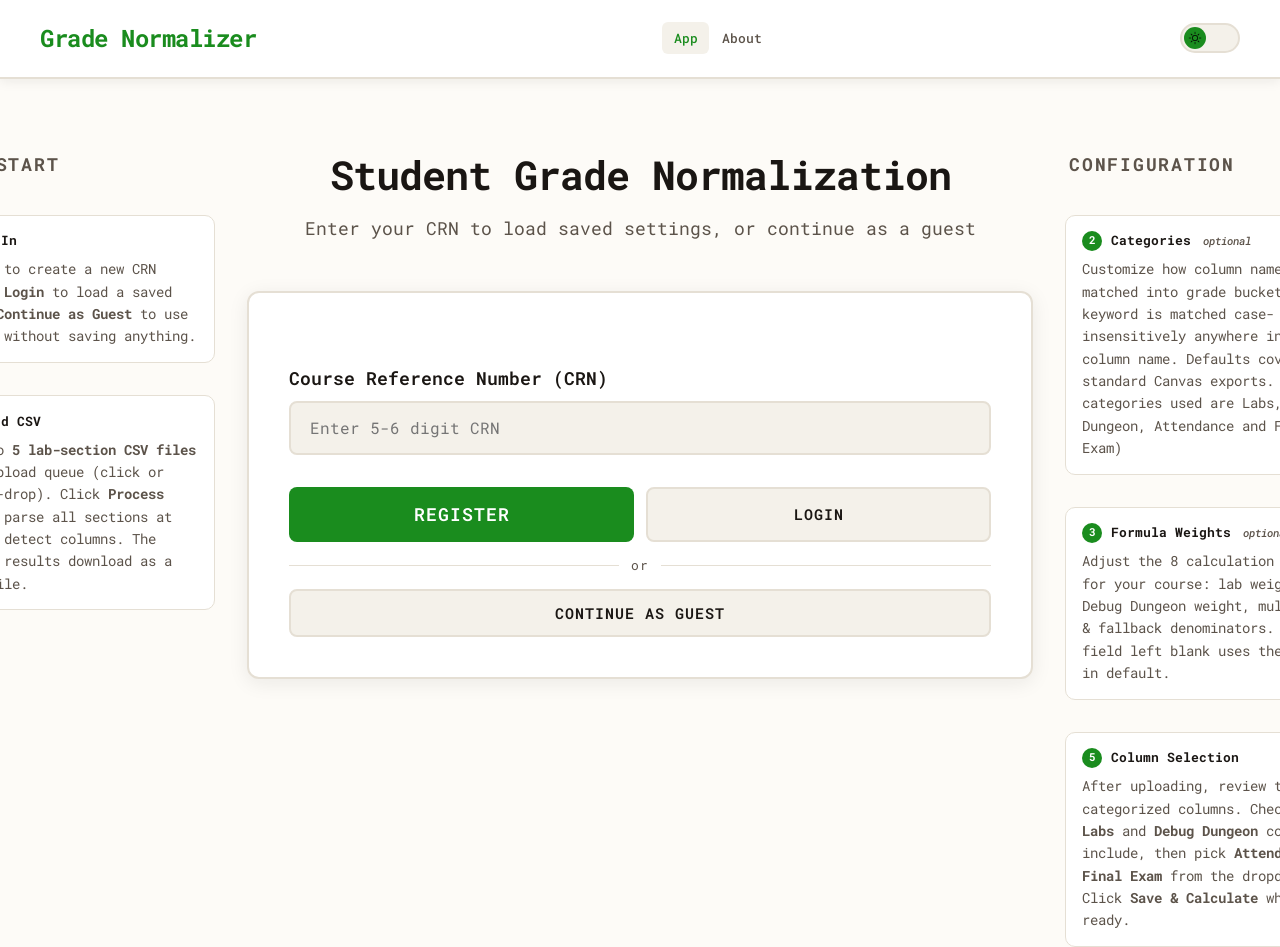
<file: frontend/index.html>
<!doctype html>
<html lang="en">
  <head>
    <meta charset="UTF-8" />
    <meta name="viewport" content="width=device-width, initial-scale=1.0" />
    <title>Grade Normalizer</title>
    <link rel="preconnect" href="https://fonts.googleapis.com" />
    <link rel="preconnect" href="https://fonts.gstatic.com" crossorigin />
    <link
      href="https://fonts.googleapis.com/css2?family=Roboto+Mono:ital,wght@0,100..700;1,100..700&display=swap"
      rel="stylesheet"
    />
    <link rel="stylesheet" href="styles.css" />
  </head>
  <body>
    <nav class="navbar">
      <div class="navbar-content">
        <div class="navbar-brand">Grade Normalizer</div>

        <!-- Collapsible section: hidden on mobile until hamburger is clicked -->
        <div class="navbar-collapse" id="navbarCollapse">
          <nav class="navbar-nav">
            <a href="index.html" class="navbar-link active">App</a>
            <a href="about.html" class="navbar-link">About</a>
          </nav>
          <div class="navbar-user" id="navbarUser">
            <span class="navbar-user-label" id="navbarUserLabel"></span>
            <button class="btn-logout" id="logoutBtn" type="button">
              Sign Out
            </button>
          </div>
        </div>

        <!-- Always visible: theme toggle + hamburger -->
        <div class="navbar-right">
          <div class="theme-toggle" id="themeToggle">
            <div class="theme-toggle-slider">
              <img
                src="./assets/lightmode.png"
                alt="Light mode"
                id="themeIcon"
              />
            </div>
          </div>
          <button
            class="navbar-hamburger"
            id="navbarHamburger"
            aria-label="Toggle navigation"
            aria-expanded="false"
          >
            <span></span>
            <span></span>
            <span></span>
          </button>
        </div>
      </div>
    </nav>

    <div class="page-layout">
      <!-- ── Left guide panel ─────────────────────────────────────────── -->
      <aside class="guide-panel guide-panel--left">
        <p class="guide-panel-title">Quick Start</p>

        <div class="guide-step">
          <div class="guide-step-header">
            <span class="guide-step-number">1</span>
            <h3 class="guide-step-title">Sign In</h3>
          </div>
          <p class="guide-step-body">
            <strong>Register</strong> to create a new CRN profile,
            <strong>Login</strong> to load a saved one, or
            <strong>Continue as Guest</strong> to use the tool without saving
            anything.
          </p>
        </div>

        <div class="guide-step">
          <div class="guide-step-header">
            <span class="guide-step-number">4</span>
            <h3 class="guide-step-title">Upload CSV</h3>
          </div>
          <p class="guide-step-body">
            Add up to <strong>5 lab-section CSV files</strong> to the upload
            queue (click or drag-and-drop). Click
            <strong>Process Files</strong> to parse all sections at once and
            detect columns. The combined results download as a single file.
          </p>
        </div>
      </aside>

      <div class="container">
        <div class="header">
          <h1>Student Grade Normalization</h1>
          <p>Enter your CRN to load saved settings, or continue as a guest</p>
        </div>

        <div class="card">
          <div id="crnSection">
            <div class="form-group">
              <label class="form-label" for="crnInput"
                >Course Reference Number (CRN)</label
              >
              <input
                type="text"
                id="crnInput"
                class="form-input"
                placeholder="Enter 5-6 digit CRN"
                maxlength="6"
                pattern="[0-9]*"
              />
            </div>
            <div class="action-row" style="margin-top: 0">
              <button class="btn btn-primary" id="registerCrn" type="button">
                Register
              </button>
              <button class="btn btn-secondary" id="loginCrn" type="button">
                Login
              </button>
            </div>
            <div class="crn-or-divider">or</div>
            <button
              class="btn btn-secondary"
              id="continueAsGuest"
              type="button"
            >
              Continue as Guest
            </button>
            <div id="crnMessage"></div>
          </div>

          <div class="upload-section" id="uploadSection">
            <!-- Shown only in guest mode -->
            <div
              id="guestBanner"
              style="
                display: none;
                background: var(--bg-secondary);
                border: 1px solid var(--border);
                border-radius: 6px;
                padding: 0.65rem 1rem;
                margin-bottom: 1.25rem;
                display: none;
                align-items: center;
                gap: 0.75rem;
                margin-top: 15px;
              "
            >
              <span style="font-weight: 600; font-size: 0.9rem"
                >Guest Mode</span
              >
              <span style="font-size: 0.85rem; color: var(--text-secondary)"
                >Your preferences, categories, and formula settings will not be
                saved.</span
              >
            </div>

            <div id="categoryConfig">
              <div class="form-group">
                <div
                  style="
                    display: flex;
                    justify-content: space-between;
                    align-items: center;
                  "
                >
                  <label class="form-label"
                    >Configure Categories (Optional)</label
                  >
                  <button class="btn-link" id="toggleCategories" type="button">
                    <span id="toggleText">Show</span> ▼
                  </button>
                </div>
                <p
                  style="
                    color: var(--text-secondary);
                    font-size: 0.9rem;
                    margin-top: 0.5rem;
                  "
                >
                  Customize how your CSV columns are categorized
                </p>
                <p class="hint">
                  Keywords are case-insensitive and matched anywhere in column
                  names
                </p>
              </div>

              <div id="categoryEditor" style="display: none">
                <div id="categoryList"></div>
                <button
                  class="btn-secondary"
                  id="addCategory"
                  style="margin-top: 1rem"
                  type="button"
                >
                  + Add Custom Category
                </button>
                <button
                  class="btn btn-primary"
                  id="saveCategories"
                  style="margin-top: 1rem"
                  type="button"
                >
                  Save Categories
                </button>
                <div id="categoryMessage"></div>
              </div>
            </div>

            <div id="formulaConfig">
              <div class="form-group">
                <div
                  style="
                    display: flex;
                    justify-content: space-between;
                    align-items: center;
                  "
                >
                  <label class="form-label"
                    >Configure Formula Weights (Optional)</label
                  >
                  <button class="btn-link" id="toggleFormula" type="button">
                    <span id="toggleFormulaText">Show</span> ▼
                  </button>
                </div>
                <p
                  style="
                    color: var(--text-secondary);
                    font-size: 0.9rem;
                    margin-top: 0.5rem;
                  "
                >
                  Customize grade calculation weights for your course. Leave any
                  field blank to use the default value.
                </p>
              </div>
              <div id="formulaEditor" style="display: none">
                <div class="column-choice-grid">
                  <div class="column-choice">
                    <label class="form-label" for="inputLabWeight"
                      >Lab weight</label
                    >
                    <input
                      type="number"
                      id="inputLabWeight"
                      class="form-input"
                      placeholder="Default: 40"
                      min="0"
                      step="any"
                    />
                    <p class="hint">
                      Portion of the combined score attributed to lab
                      assignments.
                    </p>
                  </div>
                  <div class="column-choice">
                    <label class="form-label" for="inputDdWeight"
                      >Debug Dungeon weight</label
                    >
                    <input
                      type="number"
                      id="inputDdWeight"
                      class="form-input"
                      placeholder="Default: 60"
                      min="0"
                      step="any"
                    />
                    <p class="hint">
                      Portion of the combined score attributed to Debug Dungeon.
                    </p>
                  </div>
                  <div class="column-choice">
                    <label class="form-label" for="inputLabScale"
                      >Lab score multiplier</label
                    >
                    <input
                      type="number"
                      id="inputLabScale"
                      class="form-input"
                      placeholder="Default: 5.3"
                      min="0"
                      step="any"
                    />
                    <p class="hint">
                      Scales the combined Lab + DD score to the final Lab
                      output. (Lab weight + DD weight) × multiplier = Lab total
                      points.
                    </p>
                  </div>
                  <div class="column-choice">
                    <label class="form-label" for="inputLabTotalPoints"
                      >Lab total points</label
                    >
                    <input
                      type="number"
                      id="inputLabTotalPoints"
                      class="form-input"
                      placeholder="Default: 530"
                      min="0"
                      step="any"
                    />
                    <p class="hint">
                      Maximum possible Lab score displayed in the output. Should
                      equal (Lab weight + DD weight) × Lab score multiplier.
                    </p>
                  </div>
                  <div class="column-choice">
                    <label class="form-label" for="inputAttendanceMult"
                      >Attendance multiplier</label
                    >
                    <input
                      type="number"
                      id="inputAttendanceMult"
                      class="form-input"
                      placeholder="Default: 1.2"
                      min="0"
                      step="any"
                    />
                    <p class="hint">
                      Scales the raw attendance score to the final Attendance
                      output. Not applied when column is named "Attendance
                      Total".
                    </p>
                  </div>
                  <div class="column-choice">
                    <label class="form-label" for="inputAttendanceTotalPoints"
                      >Attendance total points</label
                    >
                    <input
                      type="number"
                      id="inputAttendanceTotalPoints"
                      class="form-input"
                      placeholder="Default: 120"
                      min="0"
                      step="any"
                    />
                    <p class="hint">
                      Maximum possible Attendance score displayed in the output.
                    </p>
                  </div>
                  <div class="column-choice">
                    <label class="form-label" for="inputLabDenomFallback"
                      >Lab max points (fallback)</label
                    >
                    <input
                      type="number"
                      id="inputLabDenomFallback"
                      class="form-input"
                      placeholder="Default: 300"
                      min="0"
                      step="any"
                    />
                    <p class="hint">
                      Used as the lab denominator only when the CSV has no
                      "Points Possible" row.
                    </p>
                  </div>
                  <div class="column-choice">
                    <label class="form-label" for="inputDdDenomFallback"
                      >Debug Dungeon max points (fallback)</label
                    >
                    <input
                      type="number"
                      id="inputDdDenomFallback"
                      class="form-input"
                      placeholder="Default: 230"
                      min="0"
                      step="any"
                    />
                    <p class="hint">
                      Used as the DD denominator only when the CSV has no
                      "Points Possible" row.
                    </p>
                  </div>
                </div>
                <div class="action-row" style="margin-top: 1rem">
                  <button
                    class="btn btn-primary"
                    id="saveFormula"
                    type="button"
                  >
                    Save Formula
                  </button>
                  <button
                    class="btn btn-secondary"
                    id="resetFormula"
                    type="button"
                  >
                    Reset to Defaults
                  </button>
                </div>
                <div id="formulaMessage"></div>
              </div>
            </div>

            <div class="form-group">
              <label class="form-label">Upload Student Grades (CSV)</label>
              <p
                style="
                  color: var(--text-secondary);
                  font-size: 0.85rem;
                  margin-top: 0.25rem;
                  margin-bottom: 0.6rem;
                "
              >
                You can process up to 5 lab-section CSVs and combine the
                results at the end.
              </p>
              <div class="file-upload-wrapper">
                <input
                  type="file"
                  id="csvFile"
                  class="file-upload-input"
                  accept=".csv"
                  multiple
                />
                <label for="csvFile" class="file-upload-label" id="fileLabel">
                  <span id="fileName">Choose CSV files or drag here (up to 5)</span>
                </label>
              </div>
              <!-- Populated by renderFileQueue() as files are added -->
              <div id="fileQueue" class="file-queue" style="display: none"></div>
            </div>

            <button
              class="btn btn-primary"
              id="processFile"
              disabled
              type="button"
            >
              Process Files & Detect Columns
            </button>
            <div id="uploadMessage"></div>
          </div>
        </div>
      </div>
      <!-- /.container -->

      <aside class="guide-panel guide-panel--right">
        <p class="guide-panel-title">Configuration</p>

        <div class="guide-step">
          <div class="guide-step-header">
            <span class="guide-step-number">2</span>
            <h3 class="guide-step-title">
              Categories
              <span class="guide-step-optional">optional</span>
            </h3>
          </div>
          <p class="guide-step-body">
            Customize how column names are matched into grade buckets. Each
            keyword is matched case-insensitively anywhere in the column name.
            Defaults cover most standard Canvas exports. (Main categories used
            are Labs, Debug Dungeon, Attendance and Final Exam)
          </p>
        </div>

        <div class="guide-step">
          <div class="guide-step-header">
            <span class="guide-step-number">3</span>
            <h3 class="guide-step-title">
              Formula Weights
              <span class="guide-step-optional">optional</span>
            </h3>
          </div>
          <p class="guide-step-body">
            Adjust the 8 calculation weights for your course: lab weight, Debug
            Dungeon weight, multipliers &amp; fallback denominators. Any field
            left blank uses the built-in default.
          </p>
        </div>

        <div class="guide-step">
          <div class="guide-step-header">
            <span class="guide-step-number">5</span>
            <h3 class="guide-step-title">Column Selection</h3>
          </div>
          <p class="guide-step-body">
            After uploading, review the auto-categorized columns. Check the
            <strong>Labs</strong> and <strong>Debug Dungeon</strong> columns to
            include, then pick <strong>Attendance</strong> and
            <strong>Final Exam</strong> from the dropdowns. Click
            <strong>Save &amp; Calculate</strong> when ready.
          </p>
        </div>
      </aside>
    </div>
    <!-- /.page-layout -->
    <script type="module" src="script.js"></script>
  </body>
</html>
</file>
<file: frontend/styles.css>
:root {
  --bg-primary: #fdfbf7;
  --bg-secondary: #f4f1ea;
  --bg-card: #ffffff;
  --text-primary: #1a1613;
  --text-secondary: #5c534a;
  --accent: #1a8c1e;
  --accent-hover: #083419;
  --border: #e5dfd4;
  --success: #4a7c59;
  --error: #c14444;
  --info: #4a6fa5;
  --shadow: rgba(28, 25, 21, 0.08);
  --shadow-elevated: rgba(28, 25, 21, 0.15);
}

[data-theme="dark"] {
  --bg-primary: #1a1613;
  --bg-secondary: #242118;
  --bg-card: #2d2921;
  --text-primary: #f4f1ea;
  --text-secondary: #b8b0a3;
  --accent: #77d5bf;
  --accent-hover: #e8a875;
  --border: #3d3931;
  --success: #6b9c7a;
  --error: #d46a6a;
  --info: #7ab0d4;
  --shadow: rgba(0, 0, 0, 0.3);
  --shadow-elevated: rgba(0, 0, 0, 0.5);
}

* {
  margin: 0;
  padding: 0;
  box-sizing: border-box;
}

body {
  font-family: "Roboto Mono", monospace;
  background: var(--bg-primary);
  color: var(--text-primary);
  line-height: 1.6;
  transition:
    background 0.3s ease,
    color 0.3s ease;
  min-height: 100vh;
}

/* Navbar */
.navbar {
  background: var(--bg-card);
  border-bottom: 2px solid var(--border);
  padding: 1.2rem 2rem;
  box-shadow: 0 2px 12px var(--shadow);
  position: sticky;
  top: 0;
  z-index: 100;
  backdrop-filter: blur(10px);
  animation: slideDown 0.5s ease;
}

@keyframes slideDown {
  from {
    transform: translateY(-100%);
    opacity: 0;
  }
  to {
    transform: translateY(0);
    opacity: 1;
  }
}

.navbar-content {
  max-width: 1200px;
  margin: 0 auto;
  display: flex;
  justify-content: space-between;
  align-items: center;
}

.navbar-brand {
  font-size: 1.5rem;
  font-weight: 700;
  color: var(--accent);
  letter-spacing: -0.5px;
}

.navbar-brand span {
  font-family: "Roboto Mono", monospace;
  font-size: 0.85rem;
  color: var(--text-secondary);
  margin-left: 0.5rem;
  font-weight: 400;
}

.navbar-collapse {
  display: flex;
  align-items: center;
  gap: 1rem;
  flex: 1;
  justify-content: center;
}

.navbar-nav {
  display: flex;
  align-items: center;
  gap: 0.15rem;
}

.navbar-link {
  font-family: "Roboto Mono", monospace;
  font-size: 0.82rem;
  font-weight: 500;
  color: var(--text-secondary);
  text-decoration: none;
  padding: 0.35rem 0.7rem;
  border-radius: 6px;
  transition:
    color 0.2s ease,
    background-color 0.2s ease;
}

.navbar-link:hover,
.navbar-link.active {
  color: var(--accent);
  background-color: var(--bg-secondary);
}

.navbar-right {
  display: flex;
  align-items: center;
  gap: 1rem;
}

.navbar-user {
  display: none;
  align-items: center;
  gap: 0.6rem;
  font-size: 0.85rem;
}

.navbar-user-label {
  color: var(--text-secondary);
  font-family: "Roboto Mono", monospace;
}

.navbar-user-label strong {
  color: var(--text-primary);
  font-weight: 600;
}

.btn-logout {
  background: none;
  border: 1px solid var(--border);
  border-radius: 6px;
  color: var(--text-secondary);
  cursor: pointer;
  font-size: 0.8rem;
  font-family: "Roboto Mono", monospace;
  padding: 0.2rem 0.6rem;
  transition:
    border-color 0.2s ease,
    color 0.2s ease;
}

.btn-logout:hover {
  border-color: var(--accent);
  color: var(--accent);
}

/* Hamburger menu button — hidden on desktop, shown on mobile */
.navbar-hamburger {
  display: none;
  flex-direction: column;
  justify-content: space-between;
  width: 22px;
  height: 16px;
  background: none;
  border: none;
  cursor: pointer;
  padding: 0;
  flex-shrink: 0;
}

.navbar-hamburger span {
  display: block;
  width: 100%;
  height: 2px;
  background: var(--text-primary);
  border-radius: 2px;
  transition:
    transform 0.25s ease,
    opacity 0.25s ease;
}

/* Animate to × when menu is open */
.navbar.is-open .navbar-hamburger span:nth-child(1) {
  transform: translateY(7px) rotate(45deg);
}

.navbar.is-open .navbar-hamburger span:nth-child(2) {
  opacity: 0;
  transform: scaleX(0);
}

.navbar.is-open .navbar-hamburger span:nth-child(3) {
  transform: translateY(-7px) rotate(-45deg);
}

/* Theme Toggle */
.theme-toggle {
  position: relative;
  width: 60px;
  height: 30px;
  background: var(--bg-secondary);
  border: 2px solid var(--border);
  border-radius: 30px;
  cursor: pointer;
  transition: all 0.3s ease;
}

.theme-toggle:hover {
  border-color: var(--accent);
}

.theme-toggle-slider {
  position: absolute;
  top: 2px;
  left: 2px;
  width: 22px;
  height: 22px;
  background: var(--accent);
  border-radius: 50%;
  transition: transform 0.3s ease;
  display: flex;
  align-items: center;
  justify-content: center;
  overflow: hidden;
}

.theme-toggle-slider img {
  width: 14px;
  height: 14px;
  object-fit: cover;
}

[data-theme="dark"] .theme-toggle-slider {
  transform: translateX(30px);
}

/* Page layout — three-column wrapper (guide | main | guide) */
.page-layout {
  display: flex;
  justify-content: center;
  align-items: flex-start;
  /* gap: 2rem; */
  max-width: 1420px;
  margin: 0 auto;
  padding: 0 1.5rem;
}

/* Container */
.container {
  max-width: 850px;
  width: 100%;
  flex-shrink: 0;
  margin: 4rem 0;
  padding: 0 2rem;
  animation: fadeIn 0.6s ease 0.2s both;
}

/* Guide panels */
.guide-panel {
  width: 300px;
  flex-shrink: 0;
  padding-top: 4.5rem;
  position: sticky;
  display: flex;
  flex-direction: column;
  gap: 2rem;
  animation: fadeIn 0.6s ease 0.4s both;
}

.guide-panel-title {
  font-size: 1.1rem;
  font-weight: 700;
  letter-spacing: 0.1em;
  text-transform: uppercase;
  color: var(--text-secondary);
  margin: 0 0 0.25rem 0.25rem;
}

#formula-img {
  width: 100%;
  height: 100%;
  object-fit: cover;
}
.guide-step {
  background: var(--bg-card);
  border: 1px solid var(--border);
  border-radius: 10px;
  padding: 0.9rem 1rem;
  transition:
    border-color 0.2s ease,
    box-shadow 0.2s ease;
}

.guide-step:hover {
  border-color: var(--accent);
  box-shadow: 0 2px 10px var(--shadow);
}

.guide-step-header {
  display: flex;
  align-items: center;
  gap: 0.55rem;
  margin-bottom: 0.45rem;
}

.guide-step-number {
  display: flex;
  align-items: center;
  justify-content: center;
  width: 20px;
  height: 20px;
  border-radius: 50%;
  background: var(--accent);
  color: white;
  font-size: 0.68rem;
  font-weight: 700;
  flex-shrink: 0;
  font-family: "Roboto Mono", monospace;
}

.guide-step-title {
  font-size: 0.82rem;
  font-weight: 700;
  color: var(--text-primary);
  margin: 0;
}

.guide-step-optional {
  font-size: 0.68rem;
  font-weight: 500;
  color: var(--text-secondary);
  margin-left: 0.25rem;
  font-style: italic;
}

.guide-step-body {
  font-size: 0.9rem;
  color: var(--text-secondary);
  line-height: 1.55;
  margin: 0;
}

@keyframes fadeIn {
  from {
    opacity: 0;
    transform: translateY(20px);
  }
  to {
    opacity: 1;
    transform: translateY(0);
  }
}

.header {
  text-align: center;
  margin-bottom: 3rem;
}

.header h1 {
  font-size: 2.5rem;
  font-weight: 700;
  margin-bottom: 0.5rem;
  color: var(--text-primary);
  letter-spacing: -1px;
}

.header p {
  font-size: 1.1rem;
  color: var(--text-secondary);
}

/* Card */
.card {
  background: var(--bg-card);
  border: 2px solid var(--border);
  border-radius: 12px;
  padding: 2.5rem;
  box-shadow: 0 4px 20px var(--shadow);
  transition: all 0.3s ease;
}

.card:hover {
  box-shadow: 0 8px 30px var(--shadow-elevated);
  transform: translateY(-2px);
}

/* Form Elements */
.form-group {
  margin-bottom: 2rem;
  margin-top: 2rem;
}

.form-label {
  display: block;
  font-weight: 600;
  margin-bottom: 0.5rem;
  color: var(--text-primary);
  font-size: 1.1rem;
}

.form-input {
  width: 100%;
  padding: 0.9rem 1.2rem;
  font-size: 1rem;
  font-family: "Roboto Mono", monospace;
  border: 2px solid var(--border);
  border-radius: 8px;
  background: var(--bg-secondary);
  color: var(--text-primary);
  transition: all 0.3s ease;
  letter-spacing: 2px;
}

.form-input:focus {
  outline: none;
  border-color: var(--accent);
  box-shadow: 0 0 0 3px rgba(26, 140, 30, 0.1);
}

.form-input::placeholder {
  letter-spacing: normal;
}

/* File Upload */
.file-upload-wrapper {
  position: relative;
  overflow: hidden;
  display: inline-block;
  width: 100%;
}

.file-upload-input {
  display: none;
}

.file-upload-label {
  display: flex;
  align-items: center;
  justify-content: center;
  padding: 1.5rem;
  background: var(--bg-secondary);
  border: 2px dashed var(--border);
  border-radius: 8px;
  cursor: pointer;
  transition: all 0.3s ease;
  color: var(--text-secondary);
  font-weight: 500;
}

.file-upload-label:hover {
  border-color: var(--accent);
  background: var(--bg-card);
  color: var(--accent);
}

.file-upload-label.has-file {
  border-style: solid;
  border-color: var(--success);
  background: var(--bg-card);
  color: var(--success);
}

.file-icon {
  margin-right: 0.5rem;
  font-size: 1.2rem;
}

/* Button */
.btn {
  width: 100%;
  padding: 1rem 2rem;
  font-size: 1.1rem;
  font-weight: 600;
  font-family: "Roboto Mono", monospace;
  border: none;
  border-radius: 8px;
  cursor: pointer;
  transition: all 0.3s ease;
  text-transform: uppercase;
  letter-spacing: 1px;
}

.btn-primary {
  background: var(--accent);
  color: white;
}

.btn-primary:hover:not(:disabled) {
  background: var(--accent-hover);
  transform: translateY(-2px);
  box-shadow: 0 4px 12px var(--shadow-elevated);
}

.btn:disabled {
  opacity: 0.5;
  cursor: not-allowed;
}

.action-row {
  display: grid;
  grid-template-columns: 1fr 1fr;
  gap: 0.75rem;
}

.results-actions {
  margin-top: 0.5rem;
}

/* ── Multi-file upload queue ─────────────────────────────────────────────── */

/* Container rendered below the dropzone showing each queued file */
.file-queue {
  margin-top: 0.6rem;
  display: flex !important;
  flex-direction: column;
  gap: 0.4rem;
}

/* One row per queued file */
.file-queue-item {
  display: flex;
  align-items: center;
  gap: 0.6rem;
  background: var(--bg-secondary);
  border: 1px solid var(--border);
  border-radius: 6px;
  padding: 0.4rem 0.75rem;
  font-size: 0.875rem;
}

.file-queue-name {
  flex: 1;
  overflow: hidden;
  text-overflow: ellipsis;
  white-space: nowrap;
  color: var(--text-primary);
}

/* × remove button for each queued file */
.file-queue-remove {
  flex-shrink: 0;
  background: none;
  border: none;
  color: var(--text-secondary);
  font-size: 1.1rem;
  line-height: 1;
  cursor: pointer;
  padding: 0 0.2rem;
  border-radius: 3px;
  transition:
    color 0.15s,
    background 0.15s;
}

.file-queue-remove:hover {
  color: var(--error);
  background: color-mix(in srgb, var(--error) 10%, transparent);
}

/* ── Column presence badge ───────────────────────────────────────────────── */

/* Shown next to a column name when it is missing from some uploaded files */
.presence-badge {
  display: inline-block;
  margin-left: 0.4rem;
  font-size: 0.75rem;
  font-weight: 600;
  color: #8a6000;
  background: #fff3cd;
  border: 1px solid #f0c040;
  border-radius: 10px;
  padding: 0.05rem 0.45rem;
  vertical-align: middle;
  white-space: nowrap;
}

[data-theme="dark"] .presence-badge {
  color: #f5d27a;
  background: #3a2e00;
  border-color: #7a5e00;
}

.column-choice-grid {
  display: grid;
  grid-template-columns: 1fr 1fr;
  gap: 0.75rem;
  margin-bottom: 1rem;
}

.column-choice .form-label {
  font-size: 0.9rem;
  margin-bottom: 0.35rem;
}

.form-select {
  width: 100%;
  padding: 0.65rem 0.8rem;
  border: 2px solid var(--border);
  border-radius: 8px;
  background: var(--bg-secondary);
  color: var(--text-primary);
  font-family: "Roboto Mono", monospace;
  font-size: 0.85rem;
}

.form-select:focus {
  outline: none;
  border-color: var(--accent);
  box-shadow: 0 0 0 3px rgba(26, 140, 30, 0.1);
}

.scope-summary {
  margin-bottom: 1rem;
  color: var(--text-secondary);
  font-size: 0.88rem;
  padding: 0.65rem 0.8rem;
  border: 1px dashed var(--border);
  border-radius: 8px;
  background: var(--bg-secondary);
}

/* Status Message */
.status-message {
  margin-top: 1.5rem;
  padding: 1rem;
  border-radius: 8px;
  text-align: center;
  font-weight: 500;
  animation: slideIn 0.3s ease;
}

@keyframes slideIn {
  from {
    opacity: 0;
    transform: translateY(-10px);
  }
  to {
    opacity: 1;
    transform: translateY(0);
  }
}

.status-message.success {
  background: rgba(74, 124, 89, 0.1);
  color: var(--success);
  border: 1px solid var(--success);
}

.status-message.error {
  background: rgba(193, 68, 68, 0.1);
  color: var(--error);
  border: 1px solid var(--error);
}

.status-message.info {
  background: rgba(74, 111, 165, 0.1);
  color: var(--info);
  border: 1px solid var(--info);
}

.crn-or-divider {
  display: flex;
  align-items: center;
  gap: 0.75rem;
  margin: 0.85rem 0;
  color: var(--text-secondary);
  font-size: 0.8rem;
  letter-spacing: 0.05em;
}

.crn-or-divider::before,
.crn-or-divider::after {
  content: "";
  flex: 1;
  height: 1px;
  background: var(--border);
}

/* Upload Section (hidden initially) */
.upload-section {
  display: none;
  animation: fadeIn 0.5s ease;
}

.upload-section.active {
  display: block;
}

/* Decorative Elements */
.decorative-line {
  height: 2px;
  background: linear-gradient(
    to right,
    transparent,
    var(--accent),
    transparent
  );
  margin: 2rem 0;
  opacity: 0.3;
}

/* ── Preference Selections ─────────────────────────────────────────────────── */

.selections-panel-toolbar {
  margin-bottom: 0.75rem;
}

.selections-toolbar-row {
  display: flex;
  justify-content: space-between;
  align-items: center;
  gap: 0.75rem;
  flex-wrap: wrap;
}

.selections-toolbar-title {
  margin-bottom: 0 !important;
}

.selections-toolbar-hint {
  font-size: 0.82rem;
  color: var(--text-secondary);
  margin-top: 0.35rem;
  line-height: 1.4;
}

.selections-collapse-chevron {
  margin-left: 0.25rem;
  font-size: 0.7rem;
}

.selections-collapsible {
  margin-bottom: 0.5rem;
}

.selections-collapsible--collapsed {
  display: none;
}

.selection-header {
  display: flex;
  justify-content: space-between;
  align-items: center;
  margin-bottom: 0.5rem;
}

.master-checkbox {
  background: var(--bg-secondary);
  padding: 0.5rem 1rem !important;
  border-radius: 6px;
  margin: 0 !important;
}

.master-checkbox:hover {
  background: var(--accent);
  color: #ffffff;
}

.master-checkbox input[type="checkbox"]:checked + span {
  font-weight: 600;
}

.category-group {
  margin-bottom: 1.5rem;
  border: 1px solid var(--border);
  border-radius: 8px;
  padding: 1rem;
  background: var(--bg-secondary);
  transition: all 0.2s ease;
}

.category-group:hover {
  border-color: var(--accent);
  box-shadow: 0 2px 8px var(--shadow);
}

.category-header {
  display: flex;
  justify-content: space-between;
  align-items: center;
  margin-bottom: 0.8rem;
  padding-bottom: 0.6rem;
  border-bottom: 1px solid var(--border);
}

.category-title {
  font-weight: 600;
  font-size: 0.85rem;
  text-transform: uppercase;
  letter-spacing: 1.5px;
  color: var(--accent);
  margin: 0;
}

.category-checkbox {
  margin: 0 !important;
  padding: 0.3rem 0.6rem !important;
  background: transparent;
}

.category-checkbox:hover {
  background: var(--bg-card);
}

.category-items {
  display: flex;
  flex-direction: column;
  gap: 0.3rem;
}

.checkbox-label {
  display: flex;
  align-items: center;
  gap: 0.6rem;
  padding: 0.5rem 0.75rem;
  border-radius: 6px;
  cursor: pointer;
  transition: background 0.2s ease;
  font-size: 1rem;
  color: var(--text-primary);
  margin: 0;
}

.checkbox-label:hover {
  background: var(--bg-card);
}

.checkbox-label input[type="checkbox"] {
  accent-color: var(--accent);
  width: 16px;
  height: 16px;
  cursor: pointer;
  flex-shrink: 0;
}

.checkbox-label input[type="checkbox"]:indeterminate {
  opacity: 0.6;
}

/* ── Category Editor ──────────────────────────────────────────────────────── */

.btn-link {
  background: none;
  border: none;
  color: var(--accent);
  cursor: pointer;
  font-size: 0.9rem;
  font-weight: 600;
  padding: 0.25rem 0.5rem;
  transition: color 0.2s ease;
}

.btn-link:hover {
  color: var(--accent-hover);
}

.btn-secondary {
  width: 100%;
  padding: 0.75rem 1.5rem;
  font-size: 0.95rem;
  font-weight: 600;
  font-family: "Roboto Mono", monospace;
  border: 2px solid var(--border);
  border-radius: 8px;
  background: var(--bg-secondary);
  color: var(--text-primary);
  cursor: pointer;
  transition: all 0.3s ease;
}

.btn-secondary:hover {
  border-color: var(--accent);
  background: var(--bg-card);
  transform: translateY(-1px);
}

.category-edit-item {
  background: var(--bg-card);
  border: 1px solid var(--border);
  border-radius: 8px;
  padding: 1rem;
  margin-bottom: 1rem;
  transition: all 0.2s ease;
}

.category-edit-item:hover {
  border-color: var(--accent);
  box-shadow: 0 2px 8px var(--shadow);
}

.category-edit-header {
  display: flex;
  gap: 0.5rem;
  margin-bottom: 0.75rem;
}

.category-name-input {
  flex: 1;
  padding: 0.6rem 1rem;
  font-size: 1rem;
  font-weight: 600;
  font-family: "Roboto Mono", monospace;
  border: 2px solid var(--border);
  border-radius: 6px;
  background: var(--bg-secondary);
  color: var(--text-primary);
  transition: all 0.2s ease;
}

.category-name-input:focus {
  outline: none;
  border-color: var(--accent);
  box-shadow: 0 0 0 3px rgba(26, 140, 30, 0.1);
}

#toggleText {
  font-family: "Roboto Mono";
}

.category-keywords-input {
  width: 100%;
  padding: 0.6rem 1rem;
  font-size: 0.95rem;
  font-family: "Roboto Mono", monospace;
  border: 2px solid var(--border);
  border-radius: 6px;
  background: var(--bg-secondary);
  color: var(--text-primary);
  transition: all 0.2s ease;
}

.category-keywords-input:focus {
  outline: none;
  border-color: var(--accent);
  box-shadow: 0 0 0 3px rgba(26, 140, 30, 0.1);
}

.btn-remove {
  width: 32px;
  height: 32px;
  border: 2px solid var(--error);
  border-radius: 6px;
  background: transparent;
  color: var(--error);
  font-size: 1.2rem;
  font-weight: 700;
  cursor: pointer;
  transition: all 0.2s ease;
  flex-shrink: 0;
}

.btn-remove:hover {
  background: var(--error);
  color: white;
}

.hint {
  font-size: 0.8rem;
  color: var(--text-secondary);
  margin-top: 0.5rem;
  font-style: italic;
}

.debug-title {
  color: var(--accent);
  margin-bottom: 0.75rem;
}

.debug-text,
.debug-list {
  color: var(--text-secondary);
  font-size: 0.9rem;
  margin-bottom: 0.4rem;
}

.debug-table-wrap {
  margin-top: 1rem;
  overflow-x: auto;
}

.debug-table {
  width: 100%;
  border-collapse: collapse;
  font-size: 0.85rem;
}

.debug-table th,
.debug-table td {
  border: 1px solid var(--border);
  padding: 0.45rem 0.5rem;
  text-align: left;
}

.debug-table th {
  background: var(--bg-secondary);
}

/* ── About page ────────────────────────────────────────────────────────────── */

.about-container {
  max-width: 1200px;
  margin: 4rem auto;
  padding: 0 2rem;
  animation: fadeIn 0.6s ease 0.2s both;
}

.about-hero {
  text-align: center;
  margin-bottom: 2.5rem;
}

.about-hero h1 {
  font-size: 2.5rem;
  font-weight: 700;
  margin-bottom: 0.5rem;
  color: var(--text-primary);
  letter-spacing: -1px;
}

.about-hero p {
  font-size: 1.1rem;
  color: var(--text-secondary);
}

.about-section {
  margin-bottom: 1.5rem;
}

.about-section h2 {
  font-size: 1.15rem;
  font-weight: 700;
  color: var(--text-primary);
  margin: 0 0 1rem 0;
  padding-bottom: 0.6rem;
  border-bottom: 2px solid var(--border);
}

.about-section p {
  font-size: 0.95rem;
  color: var(--text-secondary);
  line-height: 1.65;
  margin-bottom: 0.75rem;
}

/* Video embed */
.video-wrapper {
  position: relative;
  width: 100%;
  aspect-ratio: 16 / 9;
  border-radius: 10px;
  overflow: hidden;
  background: var(--bg-secondary);
  margin-bottom: 0.9rem;
}

.video-wrapper iframe,
.video-wrapper video {
  position: absolute;
  inset: 0;
  width: 100%;
  height: 100%;
  border: none;
  border-radius: 10px;
}

/* Placeholder shown until the real video is added */
.video-placeholder-inner {
  position: absolute;
  inset: 0;
  display: flex;
  flex-direction: column;
  align-items: center;
  justify-content: center;
  gap: 0.75rem;
  border: 2px dashed var(--border);
  border-radius: 10px;
}

.video-placeholder-icon {
  width: 52px;
  height: 52px;
  border-radius: 50%;
  background: var(--accent);
  display: flex;
  align-items: center;
  justify-content: center;
  color: white;
  font-size: 1.3rem;
  padding-left: 4px; /* optical center for ▶ */
}

.video-placeholder-label {
  font-size: 0.9rem;
  font-weight: 600;
  color: var(--text-secondary);
}

/* How-it-works steps grid (reuses .guide-step) */
.about-steps {
  display: grid;
  grid-template-columns: 1fr 1fr;
  gap: 0.75rem;
}

/* Formula code block */
.formula-block {
  background: var(--bg-secondary);
  border: 1px solid var(--border);
  border-radius: 8px;
  padding: 1.25rem 1.5rem;
  font-family: "Roboto Mono", monospace;
  font-size: 0.82rem;
  color: var(--text-primary);
  line-height: 2;
  margin-bottom: 0.75rem;
  overflow-x: auto;
  height: auto;
  width: auto;
}

.formula-comment {
  color: var(--text-secondary);
  font-size: 0.76rem;
}

/* Tips grid */
.about-tips {
  display: grid;
  grid-template-columns: 1fr 1fr;
  gap: 0.75rem;
}

.about-tip {
  background: var(--bg-secondary);
  border: 1px solid var(--border);
  border-radius: 8px;
  padding: 0.9rem 1rem;
}

.about-tip strong {
  display: block;
  font-size: 0.82rem;
  font-weight: 700;
  color: var(--text-primary);
  margin-bottom: 0.35rem;
}

.about-tip p {
  font-size: 0.78rem;
  color: var(--text-secondary);
  line-height: 1.55;
  margin: 0;
}

/* Responsive */

/* Hide guide panels when the viewport isn't wide enough to show them comfortably */
@media (max-width: 1260px) {
  .guide-panel {
    display: none;
  }

  /* Re-center the main container now that the panels are gone */
  .container {
    margin: 4rem auto;
  }
}

@media (max-width: 768px) {
  .navbar {
    padding: 1rem;
  }

  /* Show hamburger button */
  .navbar-hamburger {
    display: flex;
  }

  /* Allow the content row to wrap so the collapse can appear beneath */
  .navbar-content {
    flex-wrap: wrap;
    gap: 0;
  }

  .navbar-brand {
    order: 1;
    flex: 1;
  }

  .navbar-right {
    order: 2;
  }

  /* Collapsible nav — hidden by default, shown as column when open */
  .navbar-collapse {
    order: 3;
    width: 100%;
    display: none;
    flex-direction: column;
    align-items: flex-start;
    gap: 0.25rem;
    padding: 0.75rem 0 0.25rem;
    margin-top: 0.75rem;
    border-top: 1px solid var(--border);
  }

  .navbar.is-open .navbar-collapse {
    display: flex;
  }

  /* Nav links take full width on mobile for easier tapping */
  .navbar-nav {
    width: 100%;
    flex-direction: column;
    align-items: flex-start;
    gap: 0;
  }

  .navbar-link {
    width: 100%;
    padding: 0.55rem 0.5rem;
    font-size: 0.9rem;
  }

  /* User / sign-out section in the mobile menu */
  .navbar-user {
    width: 100%;
    padding-top: 0.5rem;
    margin-top: 0.25rem;
    border-top: 1px solid var(--border);
    justify-content: space-between;
  }

  .container {
    margin: 2rem auto;
    padding: 0 1rem;
  }

  .card {
    padding: 1.5rem;
  }

  .header h1 {
    font-size: 2rem;
  }

  .action-row {
    grid-template-columns: 1fr;
  }

  .column-choice-grid {
    grid-template-columns: 1fr;
  }

  .about-steps,
  .about-tips {
    grid-template-columns: 1fr;
  }

  .about-container {
    margin: 2rem auto;
    padding: 0 1rem;
  }
}

/* ------------------------------------------------------------------ */
/* OnlineGDB merge section                                             */
/* ------------------------------------------------------------------ */

.gdb-merge-section {
  margin-top: 2rem;
}

/* Ambiguous resolution panel */
.gdb-ambiguous-header {
  margin-bottom: 0.5rem;
  padding: 0.75rem 1rem;
  background: var(--bg-secondary);
  border: 1px solid var(--border);
  border-radius: 8px;
}

.gdb-ambiguous-row {
  display: flex;
  align-items: center;
  gap: 0.75rem;
  padding: 0.6rem 0.75rem;
  border: 1px solid var(--border);
  border-radius: 6px;
  margin-top: 0.5rem;
  background: var(--bg-card);
  flex-wrap: wrap;
}

.gdb-ambiguous-label {
  display: flex;
  align-items: center;
  gap: 0.5rem;
  min-width: 180px;
}

.gdb-score-badge {
  font-size: 0.78rem;
  font-weight: 600;
  color: var(--info);
  background: color-mix(in srgb, var(--info) 12%, transparent);
  border: 1px solid color-mix(in srgb, var(--info) 30%, transparent);
  border-radius: 10px;
  padding: 0.05rem 0.5rem;
}

.gdb-arrow {
  color: var(--text-secondary);
  font-size: 1.1rem;
}

.gdb-candidate-select {
  flex: 1;
  min-width: 200px;
  padding: 0.4rem 0.6rem;
  border: 1px solid var(--border);
  border-radius: 6px;
  background: var(--bg-secondary);
  color: var(--text-primary);
  font-size: 0.875rem;
}

.gdb-candidate-select:focus {
  outline: 2px solid var(--accent);
  outline-offset: 1px;
}

/* Success / error inline messages */
.msg-success {
  color: var(--success);
  font-size: 0.9rem;
}

.msg-error {
  color: var(--error);
  font-size: 0.9rem;
}

[data-theme="dark"] .gdb-ambiguous-header {
  background: var(--bg-secondary);
}

[data-theme="dark"] .gdb-candidate-select {
  background: var(--bg-secondary);
}
</file>
